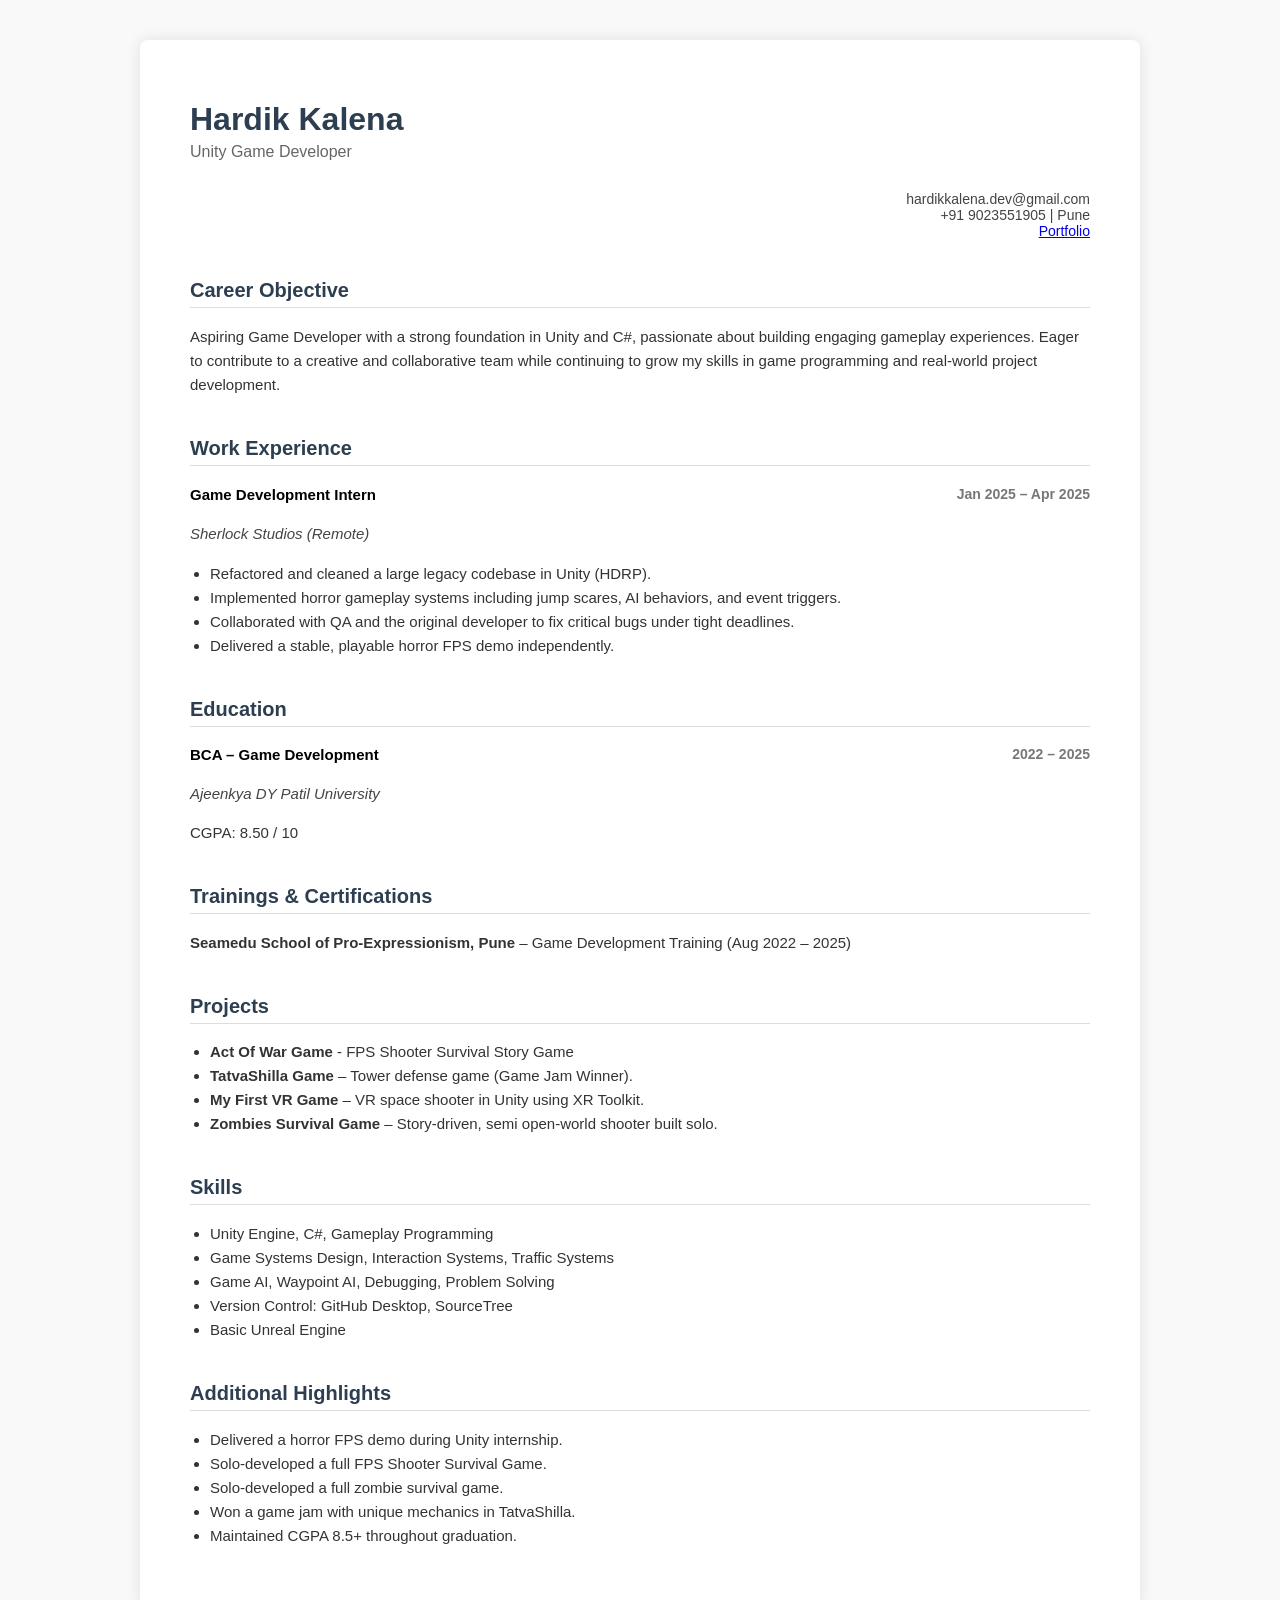
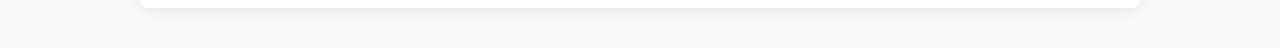
<file: resume.html>
<!DOCTYPE html>
<html lang="en">
<head>
    <meta charset="UTF-8" />
    <meta name="viewport" content="width=device-width, initial-scale=1.0" />
    <title>Hardik Kalena - Resume</title>
    <style>
        body {
            font-family: "Segoe UI", Tahoma, Geneva, Verdana, sans-serif;
            margin: 0;
            padding: 40px;
            background: #f9f9f9;
            color: #333;
        }

        .resume {
            max-width: 900px;
            margin: auto;
            background: #fff;
            padding: 40px 50px;
            box-shadow: 0 0 15px rgba(0,0,0,0.1);
            border-radius: 8px;
        }

        h1 {
            margin-bottom: 5px;
            font-size: 32px;
            color: #2c3e50;
        }

        .subtitle {
            font-size: 16px;
            color: #666;
            margin-bottom: 30px;
        }

        h2 {
            color: #2c3e50;
            margin-top: 40px;
            border-bottom: 1px solid #ddd;
            padding-bottom: 5px;
            font-size: 20px;
        }

        p, li {
            font-size: 15px;
            line-height: 1.6;
        }

        ul {
            padding-left: 20px;
        }

        .contact {
            text-align: right;
            font-size: 14px;
            color: #444;
        }

        .section {
            margin-bottom: 20px;
        }

        .job-title {
            font-weight: bold;
            color: #000;
        }

        .company {
            font-style: italic;
            color: #444;
        }

        .date {
            float: right;
            color: #777;
            font-size: 14px;
        }
    </style>
</head>
<body>
    <div class="resume">
        <div class="header">
            <h1>Hardik Kalena</h1>
            <div class="subtitle">Unity Game Developer</div>
            <div class="contact">
                hardikkalena.dev@gmail.com<br>
                +91 9023551905 | Pune<br>
                <a href="https://hardikalena.github.io/HardikPortfolio.github.io/">Portfolio</a>
            </div>
        </div>

        <div class="section">
            <h2>Career Objective</h2>
            <p>Aspiring Game Developer with a strong foundation in Unity and C#, passionate about building engaging gameplay experiences. Eager to contribute to a creative and collaborative team while continuing to grow my skills in game programming and real-world project development.</p>
        </div>

        <div class="section">
            <h2>Work Experience</h2>
            <p class="job-title">Game Development Intern<span class="date">Jan 2025 – Apr 2025</span></p>
            <p class="company">Sherlock Studios (Remote)</p>
            <ul>
                <li>Refactored and cleaned a large legacy codebase in Unity (HDRP).</li>
                <li>Implemented horror gameplay systems including jump scares, AI behaviors, and event triggers.</li>
                <li>Collaborated with QA and the original developer to fix critical bugs under tight deadlines.</li>
                <li>Delivered a stable, playable horror FPS demo independently.</li>
            </ul>
        </div>

        <div class="section">
            <h2>Education</h2>
            <p class="job-title">BCA – Game Development<span class="date">2022 – 2025</span></p>
            <p class="company">Ajeenkya DY Patil University</p>
            <p>CGPA: 8.50 / 10</p>
        </div>

        <div class="section">
            <h2>Trainings & Certifications</h2>
            <p><strong>Seamedu School of Pro-Expressionism, Pune</strong> – Game Development Training (Aug 2022 – 2025)</p>
        </div>

        <div class="section">
            <h2>Projects</h2>
            <ul>
                <li><strong>Act Of War Game</strong> - FPS Shooter Survival Story Game </li>
                <li><strong>TatvaShilla Game</strong> – Tower defense game (Game Jam Winner).</li>
                <li><strong>My First VR Game</strong> – VR space shooter in Unity using XR Toolkit.</li>
                <li><strong>Zombies Survival Game</strong> – Story-driven, semi open-world shooter built solo.</li>
            </ul>
        </div>

        <div class="section">
            <h2>Skills</h2>
            <ul>
                <li>Unity Engine, C#, Gameplay Programming</li>
                <li>Game Systems Design, Interaction Systems, Traffic Systems</li>
                <li>Game AI, Waypoint AI, Debugging, Problem Solving</li>
                <li>Version Control: GitHub Desktop, SourceTree</li>
                <li>Basic Unreal Engine</li>
            </ul>
        </div>

        <div class="section">
            <h2>Additional Highlights</h2>
            <ul>
                <li>Delivered a horror FPS demo during Unity internship.</li>
                <li>Solo-developed a full FPS Shooter Survival Game.</li>
                <li>Solo-developed a full zombie survival game.</li>
                <li>Won a game jam with unique mechanics in TatvaShilla.</li>
                <li>Maintained CGPA 8.5+ throughout graduation.</li>
            </ul>
        </div>
    </div>
</body>
</html>
</file>
